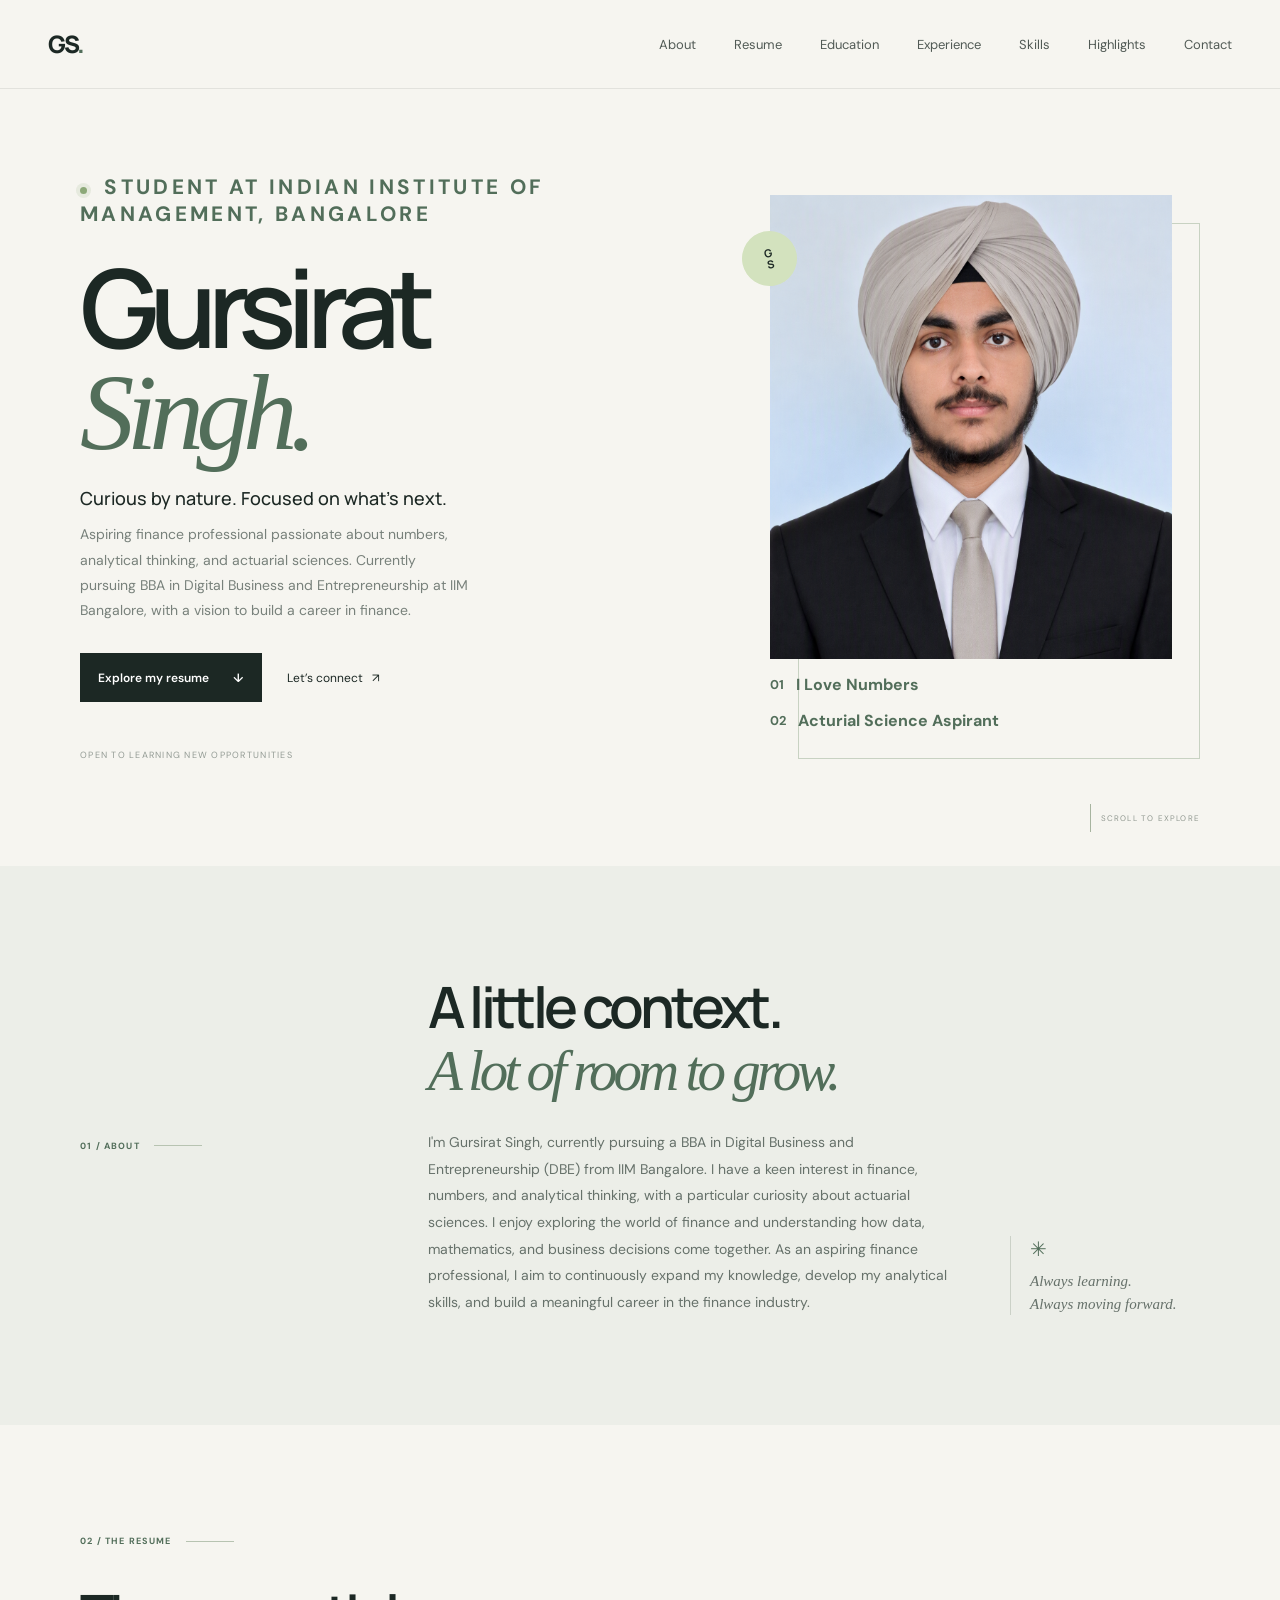
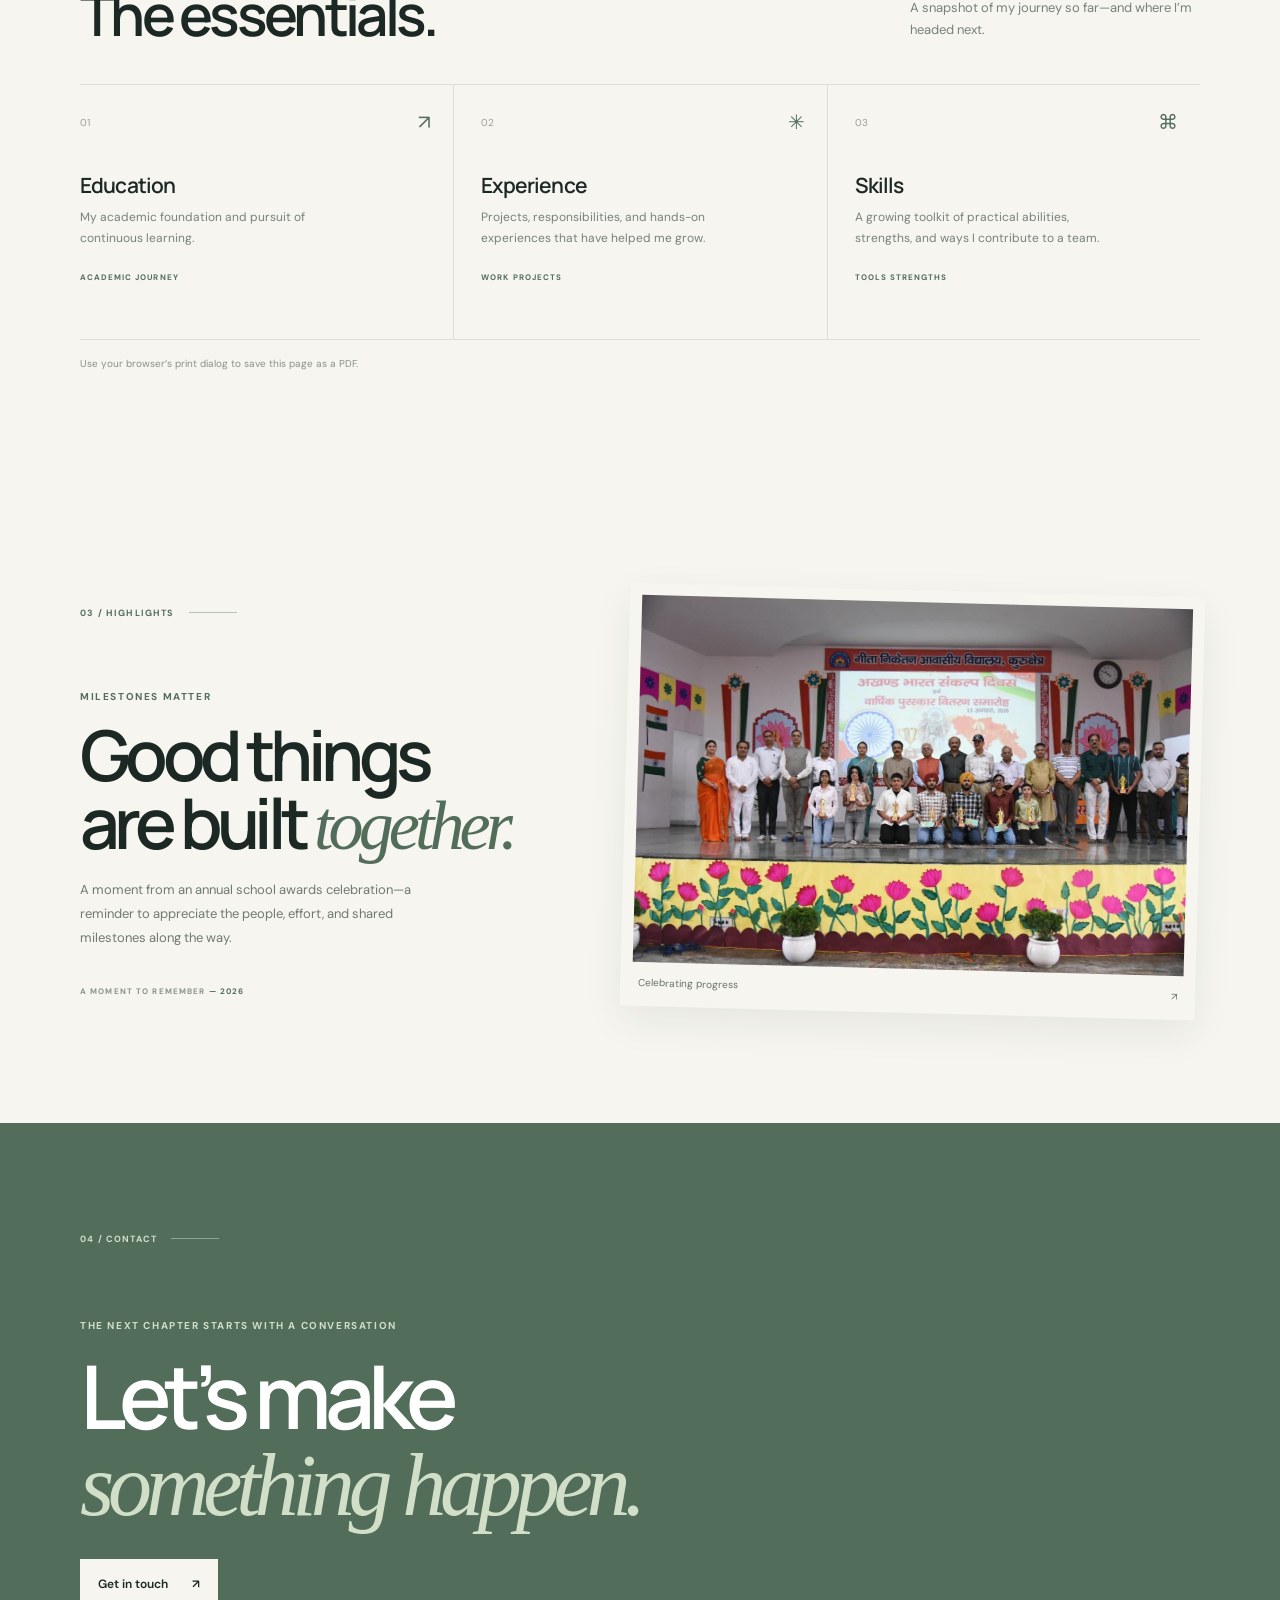
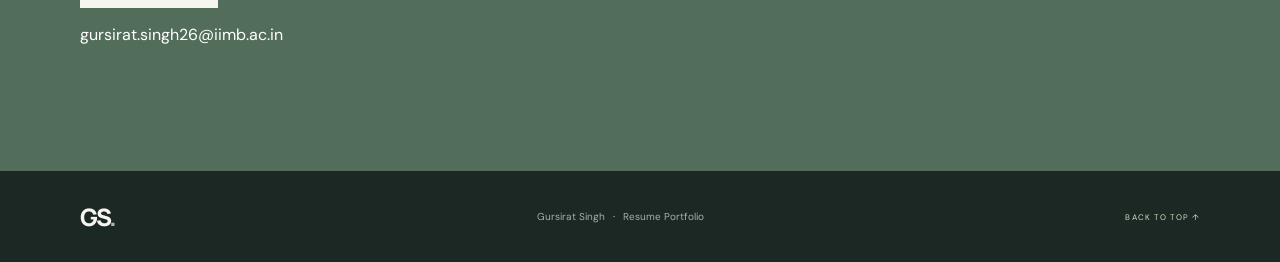
<file: index.html>
<!DOCTYPE html>
<html lang="en">
<head>
    <meta charset="UTF-8">
    <meta name="viewport" content="width=device-width, initial-scale=1.0">
    <meta name="description" content="The resume and personal portfolio of Gursirat Singh.">
    <meta name="theme-color" content="#f6f5f0">
    <title>Gursirat Singh — Resume; Portfolio</title>
    <link rel="preconnect" href="https://fonts.googleapis.com">
    <link rel="preconnect" href="https://fonts.gstatic.com" crossorigin>
    <link href="https://fonts.googleapis.com/css2?family=DM+Sans:wght@400;500;600;700&family=Manrope:wght@400;500;600;700;800&display=swap" rel="stylesheet">
    <link rel="stylesheet" href="style.CSS">
</head>
<body>
    <header class="site-header" id="home">
        <nav class="nav-shell" aria-label="Main navigation">
            <a class="wordmark" href="#home" aria-label="Gursirat Singh, home">GS<span>.</span></a>
            <button class="menu-toggle" type="button" aria-expanded="false" aria-controls="site-menu" aria-label="Open navigation">
                <span></span><span></span>
            </button>
            <div class="nav-links" id="site-menu">
                <a href="#about">About</a>
                <a href="#resume">Resume</a>
                <a href="education.html">Education</a>
                <a href="experience.html">Experience</a>
                <a href="skills.html">Skills</a>
                <a href="#highlights">Highlights</a>
                <a href="#contact">Contact</a>
            </div>
        </nav>
    </header>

    <main>
        <section class="hero page-wrap" aria-labelledby="hero-title">
            <div class="hero-copy">
                <p style="font-size: 1.3rem;" class="eyebrow"><span class="status-dot"></span> STUDENT AT INDIAN INSTITUTE OF MANAGEMENT, BANGALORE</p>
                <h1 id="hero-title">Gursirat<br><span>Singh.</span></h1>
                <p class="hero-intro">Curious by nature. Focused on what’s next.</p>
                <p class="hero-description">Aspiring finance professional passionate about numbers, analytical thinking, and actuarial sciences. Currently pursuing BBA in Digital Business and Entrepreneurship at IIM Bangalore, with a vision to build a career in finance.</p>
                <div class="hero-actions">
                    <a class="button button-dark" href="#resume">Explore my resume <span aria-hidden="true">↓</span></a>
                    <a class="text-link" href="#contact">Let’s connect <span aria-hidden="true">↗</span></a>
                </div>
                <p class="hero-note">OPEN TO LEARNING NEW OPPORTUNITIES</p>
            </div>
            <div class="hero-visual">
                <div class="portrait-frame">
                    <img src="IMAGES/GS%20PHOTO.png" alt="Portrait of Gursirat Singh">
                </div>
                <span class="photo-caption"><span style="font-size: 0.8rem;">01</span> <span style="font-size: 1rem;">I Love Numbers</span></span>
                <span class="photo-caption"><span style="font-size: 0.8rem;">02</span> <span style="font-size: 1rem;">Acturial Science Aspirant</span></span>
                <span class="hero-stamp" aria-hidden="true">G<br>S</span>
            </div>
            <a class="scroll-cue" href="#about"><span></span> SCROLL TO EXPLORE</a>
        </section>

        <section class="about section-pad" id="about" aria-labelledby="about-title">
            <div class="page-wrap about-grid">
                <div class="section-label"><span>01 / ABOUT</span><span class="label-line"></span></div>
                <div class="about-content">
                    <h2 id="about-title">A little context.<br><span>A lot of room to grow.</span></h2>
                    <div class="about-bottom">
                        <p>I'm Gursirat Singh, currently pursuing a BBA in Digital Business and Entrepreneurship (DBE) from IIM Bangalore. I have a keen interest in finance, numbers, and analytical thinking, with a particular curiosity about actuarial sciences. I enjoy exploring the world of finance and understanding how data, mathematics, and business decisions come together. As an aspiring finance professional, I aim to continuously expand my knowledge, develop my analytical skills, and build a meaningful career in the finance industry.
                        </p>
                        <div class="about-aside">
                            <span class="aside-mark" aria-hidden="true">✳</span>
                            <p>Always learning.<br>Always moving forward.</p>
                        </div>
                    </div>
                </div>
            </div>
        </section>

        <section class="resume section-pad" id="resume" aria-labelledby="resume-title">
            <div class="page-wrap">
                <div class="section-label"><span>02 / THE RESUME</span><span class="label-line"></span></div>
                <div class="resume-heading">
                    <h2 id="resume-title">The essentials.</h2>
                    <p>A snapshot of my journey so far—and where I’m headed next.</p>
                </div>
                <div class="resume-grid">
                    <a class="resume-card resume-card-link" href="education.html" aria-label="View my education details">
                        <span class="card-number">01</span>
                        <span class="card-icon" aria-hidden="true">↗</span>
                        <h3>Education</h3>
                        <p>My academic foundation and pursuit of continuous learning.</p>
                        <span class="card-tag">ACADEMIC JOURNEY</span>
                    </a>
                    <a class="resume-card resume-card-link" href="experience.html" aria-label="View my experience details">
                        <span class="card-number">02</span>
                        <span class="card-icon" aria-hidden="true">✳</span>
                        <h3>Experience</h3>
                        <p>Projects, responsibilities, and hands-on experiences that have helped me grow.</p>
                        <span class="card-tag">WORK PROJECTS</span>
                    </a>
                    <a class="resume-card resume-card-link" href="skills.html" aria-label="View my skills">
                        <span class="card-number">03</span>
                        <span class="card-icon" aria-hidden="true">⌘</span>
                        <h3>Skills</h3>
                        <p>A growing toolkit of practical abilities, strengths, and ways I contribute to a team.</p>
                        <span class="card-tag">TOOLS STRENGTHS</span>
                    </a>
                </div>
                <p class="resume-hint">Use your browser’s print dialog to save this page as a PDF.</p>
            </div>
        </section>

        <section class="highlights section-pad" id="highlights" aria-labelledby="highlights-title">
            <div class="page-wrap highlights-grid">
                <div class="highlights-copy">
                    <div class="section-label"><span>03 / HIGHLIGHTS</span><span class="label-line"></span></div>
                    <p class="eyebrow">MILESTONES MATTER</p>
                    <h2 id="highlights-title">Good things<br>are built <span>together.</span></h2>
                    <p class="highlights-description">A moment from an annual school awards celebration—a reminder to appreciate the people, effort, and shared milestones along the way.</p>
                    <span class="highlight-index">A MOMENT TO REMEMBER <span>— 2026</span></span>
                </div>
                <figure class="award-photo">
                    <img src="IMAGES/AWARD%20PHOTO.jpeg" alt="Students and staff gathered at a school awards celebration">
                    <figcaption><span>Celebrating progress</span><span>↗</span></figcaption>
                </figure>
            </div>
        </section>

        <section class="contact section-pad" id="contact" aria-labelledby="contact-title">
            <div class="page-wrap contact-inner">
                <div class="section-label"><span>04 / CONTACT</span><span class="label-line"></span></div>
                <p class="eyebrow">THE NEXT CHAPTER STARTS WITH A CONVERSATION</p>
                <h2 id="contact-title">Let’s make<br><span>something happen.</span></h2>
                <a class="button button-light" href="https://www.linkedin.com/in/gursirat-singh-6a701942a" target="_blank" rel="noopener noreferrer">Get in touch <span aria-hidden="true">↗</span></a>
            <p>  gursirat.singh26@iimb.ac.in</p>
            </div>
        </section>
    </main>

    <footer class="site-footer">
        <div class="page-wrap footer-inner">
            <a class="wordmark" href="#home">GS<span>.</span></a>
            <p>Gursirat Singh <span>·</span> Resume Portfolio</p>
            <a class="back-top" href="#home">BACK TO TOP ↑</a>
        </div>
    </footer>
    <script>
        const menuToggle = document.querySelector(".menu-toggle");
        const navLinks = document.querySelector(".nav-links");

        menuToggle.addEventListener("click", () => {
            const isOpen = menuToggle.getAttribute("aria-expanded") === "true";
            menuToggle.setAttribute("aria-expanded", String(!isOpen));
            menuToggle.setAttribute("aria-label", isOpen ? "Open navigation" : "Close navigation");
            navLinks.classList.toggle("is-open", !isOpen);
        });

        navLinks.addEventListener("click", (event) => {
            if (event.target.closest("a")) {
                menuToggle.setAttribute("aria-expanded", "false");
                menuToggle.setAttribute("aria-label", "Open navigation");
                navLinks.classList.remove("is-open");
            }
        });
    </script>
</body>
</html>
</file>
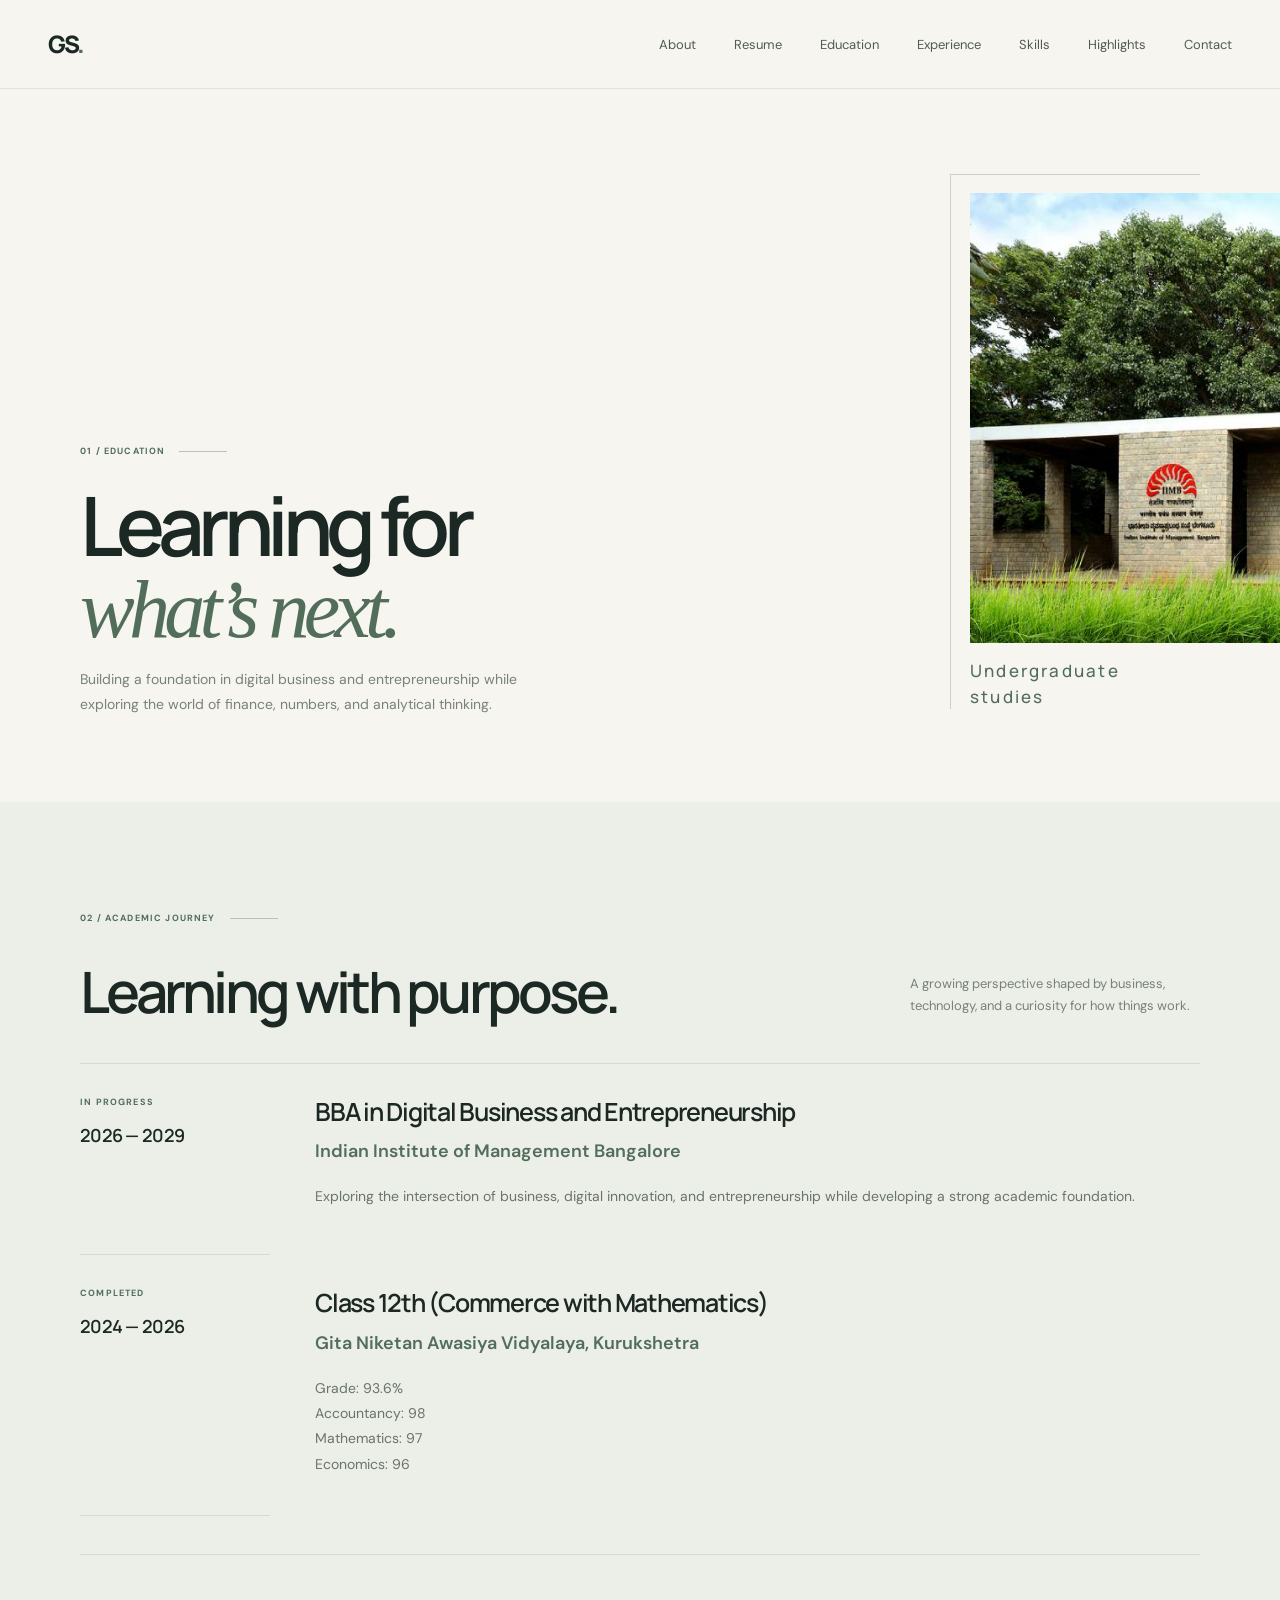
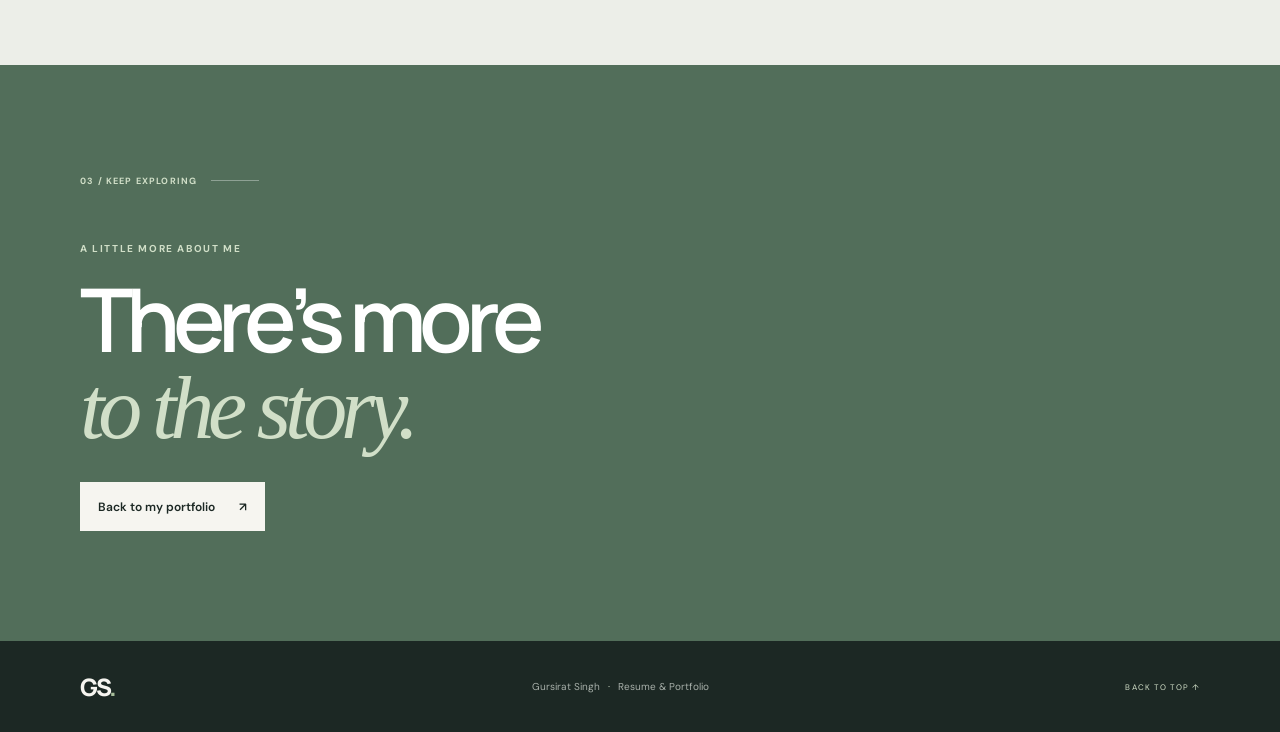
<file: education.html>
<!DOCTYPE html>
<html lang="en">
<head>
    <meta charset="UTF-8">
    <meta name="viewport" content="width=device-width, initial-scale=1.0">
    <meta name="description" content="Gursirat Singh's education, academic program, and areas of interest.">
    <meta name="theme-color" content="#f6f5f0">
    <title>Education — Gursirat Singh</title>
    <link rel="preconnect" href="https://fonts.googleapis.com">
    <link rel="preconnect" href="https://fonts.gstatic.com" crossorigin>
    <link href="https://fonts.googleapis.com/css2?family=DM+Sans:wght@400;500;600;700&family=Manrope:wght@400;500;600;700;800&display=swap" rel="stylesheet">
    <link rel="stylesheet" href="style.CSS">
</head>
<body>
    <header class="site-header" id="home">
        <nav class="nav-shell" aria-label="Main navigation">
            <a class="wordmark" href="index.html" aria-label="Gursirat Singh, home">GS<span>.</span></a>
            <button class="menu-toggle" type="button" aria-expanded="false" aria-controls="site-menu" aria-label="Open navigation">
                <span></span><span></span>
            </button>
            <div class="nav-links" id="site-menu">
                <a href="index.html#about">About</a>
                <a href="index.html#resume">Resume</a>
                <a href="#education">Education</a>
                <a href="experience.html">Experience</a>
                <a href="skills.html">Skills</a>
                <a href="index.html#highlights">Highlights</a>
                <a href="index.html#contact">Contact</a>
            </div>
        </nav>
    </header>

    <main>
        <section class="education-hero page-wrap" aria-labelledby="education-title">
            <div class="education-hero-copy">
                <div class="section-label"><span>01 / EDUCATION</span><span class="label-line"></span></div>
                <h1 id="education-title">Learning for<br><span>what’s next.</span></h1>
                <p>Building a foundation in digital business and entrepreneurship while exploring the world of finance, numbers, and analytical thinking.</p>
            </div>
            <aside class="education-side-note">
                <span><img src="./IMAGES/IIMB-Main-Gate1.jpg" alt="Current Chapter" style="width: 420px; height: 450px;"></span>
                <strong class="section-label">Undergraduate<br>studies</strong>
            </aside>
        </section>

        <section class="education-details section-pad" id="education" aria-labelledby="education-details-title">
            <div class="page-wrap">
                <div class="section-label"><span>02 / ACADEMIC JOURNEY</span><span class="label-line"></span></div>
                <div class="education-details-heading">
                    <h2 id="education-details-title">Learning with purpose.</h2>
                    <p>A growing perspective shaped by business, technology, and a curiosity for how things work.</p>
                </div>

                <article class="education-entry">
                    <div class="education-entry-date">
                        <span>IN PROGRESS</span>
                        <strong>2026 — 2029</strong>
                    </div>
                    <div class="education-entry-content">
                        <h3>BBA in Digital Business and Entrepreneurship</h3>
                        <p class="education-institution" style="font-size: 18px;">Indian Institute of Management Bangalore</p>
                        <p class="education description">Exploring the intersection of business, digital innovation, and entrepreneurship while developing a strong academic foundation.</p>
                    </div>
                    <article class="education-entry">
                    <div class="education-entry-date">
                        <span>COMPLETED</span>
                        <strong>2024 — 2026</strong>
                    </div>
                    <div class="education-entry-content">
                        <h3 style="white-space: nowrap;">Class 12th (Commerce with Mathematics)</h3>
                        <p class="education-institution"style="font-size: 18px;">Gita Niketan Awasiya Vidyalaya, Kurukshetra</p>
                    <p>Grade: 93.6%
                        <br>
                           Accountancy: 98 
                           <br>
                            Mathematics: 97
                            <br> 
                            Economics: 96 
                            <br>
                    </p>
                    </div>
                </article>
            </div>
        </section>

        <section class="contact section-pad education-next">
            <div class="page-wrap contact-inner">
                <div class="section-label"><span>03 / KEEP EXPLORING</span><span class="label-line"></span></div>
                <p class="eyebrow">A LITTLE MORE ABOUT ME</p>
                <h2>There’s more<br><span>to the story.</span></h2>
                <a class="button button-light" href="index.html#resume">Back to my portfolio <span aria-hidden="true">↗</span></a>
            </div>
        </section>
    </main>

    <footer class="site-footer">
        <div class="page-wrap footer-inner">
            <a class="wordmark" href="index.html">GS<span>.</span></a>
            <p>Gursirat Singh <span>·</span> Resume &amp; Portfolio</p>
            <a class="back-top" href="#home">BACK TO TOP ↑</a>
        </div>
    </footer>

    <script>
        const menuToggle = document.querySelector(".menu-toggle");
        const navLinks = document.querySelector(".nav-links");

        menuToggle.addEventListener("click", () => {
            const isOpen = menuToggle.getAttribute("aria-expanded") === "true";
            menuToggle.setAttribute("aria-expanded", String(!isOpen));
            menuToggle.setAttribute("aria-label", isOpen ? "Open navigation" : "Close navigation");
            navLinks.classList.toggle("is-open", !isOpen);
        });

        navLinks.addEventListener("click", (event) => {
            if (event.target.closest("a")) {
                menuToggle.setAttribute("aria-expanded", "false");
                menuToggle.setAttribute("aria-label", "Open navigation");
                navLinks.classList.remove("is-open");
            }
        });
    </script>
</body>
</html>
</file>
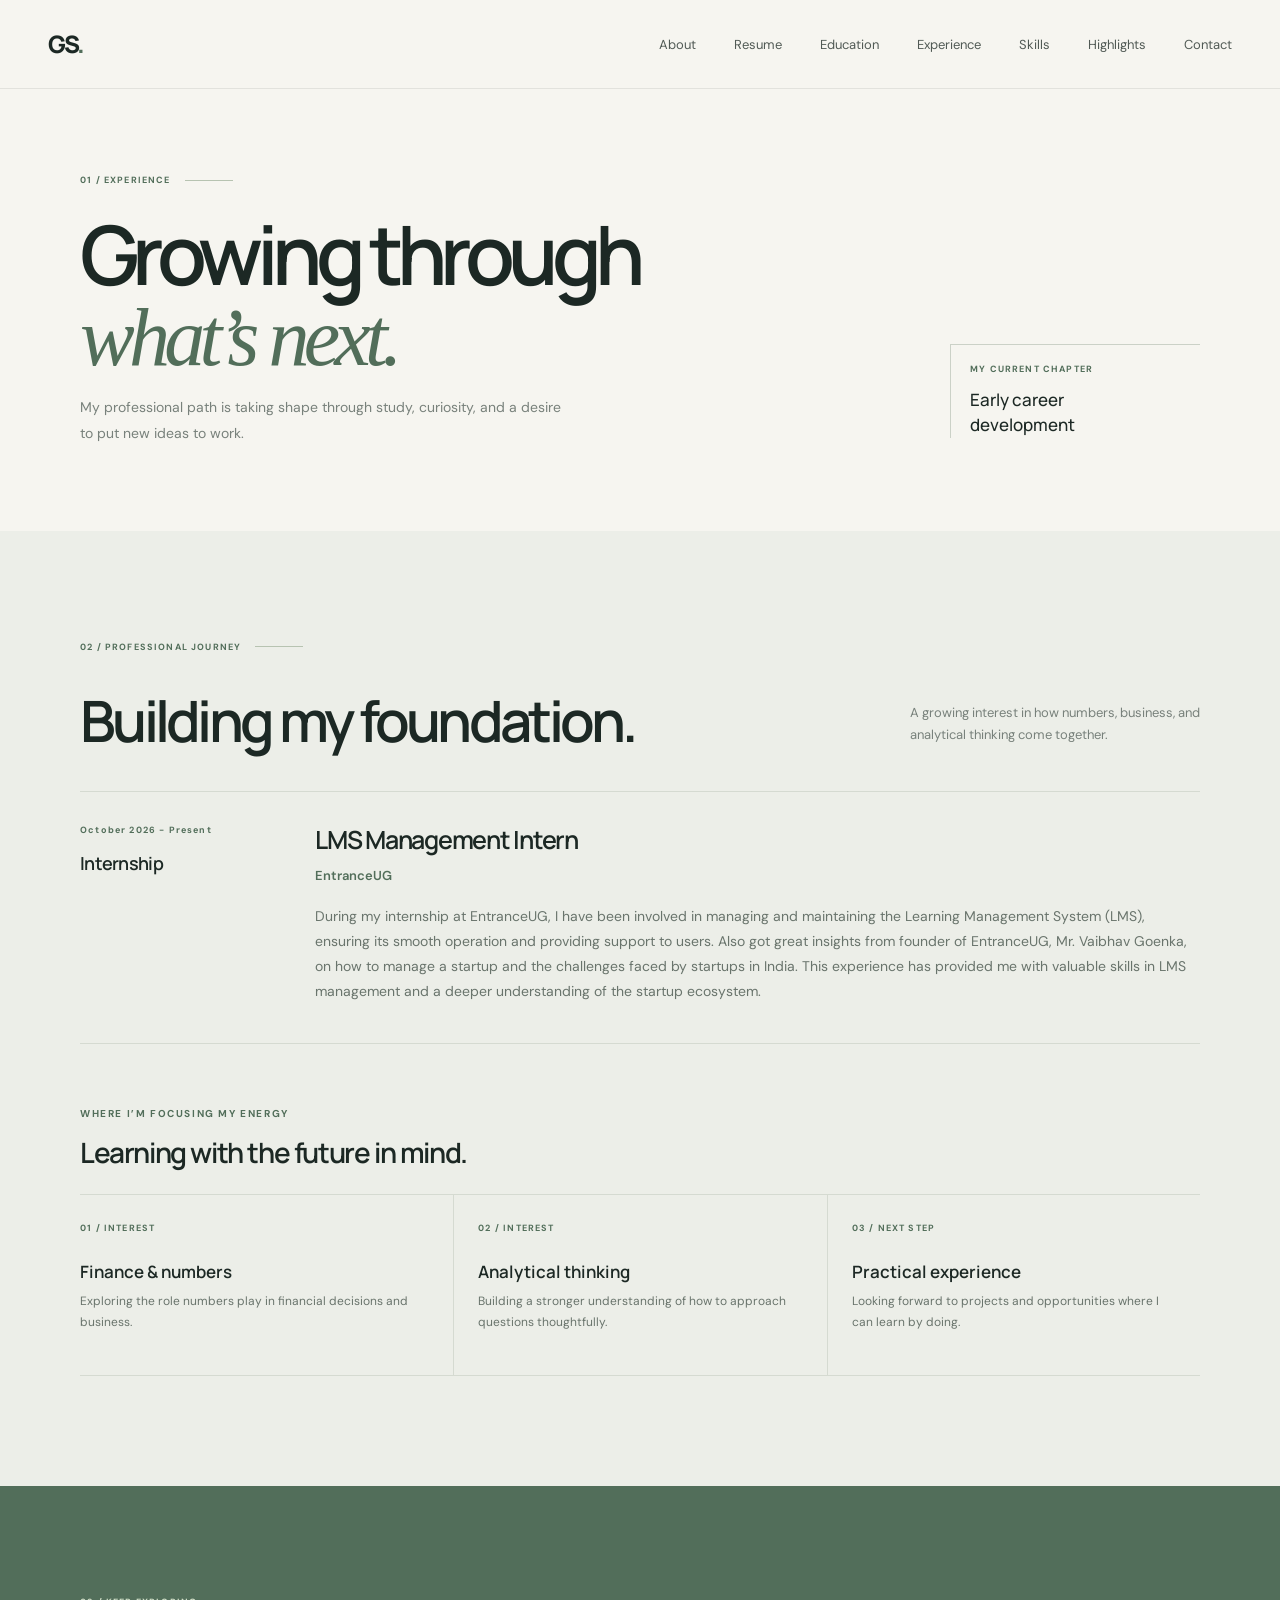
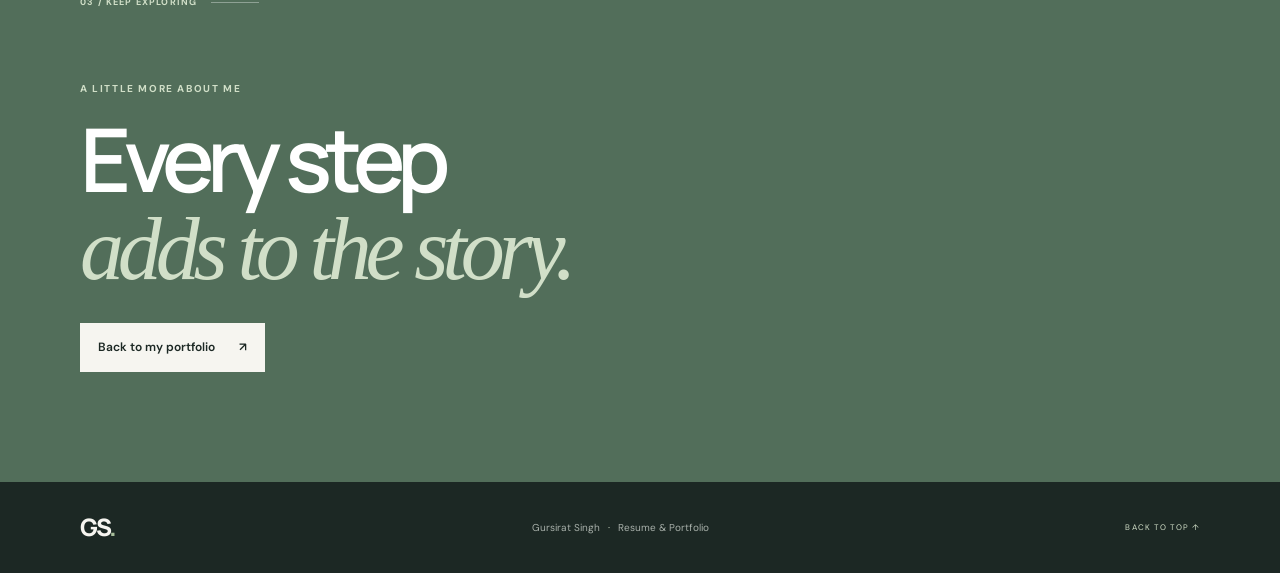
<file: experience.html>
<!DOCTYPE html>
<html lang="en">
<head>
    <meta charset="UTF-8">
    <meta name="viewport" content="width=device-width, initial-scale=1.0">
    <meta name="description" content="Gursirat Singh's professional interests and experience in development.">
    <meta name="theme-color" content="#f6f5f0">
    <title>Experience — Gursirat Singh</title>
    <link rel="preconnect" href="https://fonts.googleapis.com">
    <link rel="preconnect" href="https://fonts.gstatic.com" crossorigin>
    <link href="https://fonts.googleapis.com/css2?family=DM+Sans:wght@400;500;600;700&family=Manrope:wght@400;500;600;700;800&display=swap" rel="stylesheet">
    <link rel="stylesheet" href="style.CSS">
</head>
<body>
    <header class="site-header" id="home">
        <nav class="nav-shell" aria-label="Main navigation">
            <a class="wordmark" href="index.html" aria-label="Gursirat Singh, home">GS<span>.</span></a>
            <button class="menu-toggle" type="button" aria-expanded="false" aria-controls="site-menu" aria-label="Open navigation">
                <span></span><span></span>
            </button>
            <div class="nav-links" id="site-menu">
                <a href="index.html#about">About</a>
                <a href="index.html#resume">Resume</a>
                <a href="education.html">Education</a>
                <a href="#experience">Experience</a>
                <a href="skills.html">Skills</a>
                <a href="index.html#highlights">Highlights</a>
                <a href="index.html#contact">Contact</a>
            </div>
        </nav>
    </header>

    <main>
        <section class="experience-hero page-wrap" aria-labelledby="experience-title">
            <div class="experience-hero-copy">
                <div class="section-label"><span>01 / EXPERIENCE</span><span class="label-line"></span></div>
                <h1 id="experience-title">Growing through<br><span>what’s next.</span></h1>
                <p>My professional path is taking shape through study, curiosity, and a desire to put new ideas to work.</p>
            </div>
            <aside class="experience-side-note">
                <span>MY CURRENT CHAPTER</span>
                <strong>Early career<br>development</strong>
            </aside>
        </section>

        <section class="experience-details section-pad" id="experience" aria-labelledby="experience-details-title">
            <div class="page-wrap">
                <div class="section-label"><span>02 / PROFESSIONAL JOURNEY</span><span class="label-line"></span></div>
                <div class="experience-details-heading">
                    <h2 id="experience-details-title">Building my foundation.</h2>
                    <p>A growing interest in how numbers, business, and analytical thinking come together.</p>
                </div>

                <article class="experience-entry">
                    <div class="experience-entry-date">
                        <span>October 2026 - Present</span>
                        <strong>Internship</strong>
                    </div>
                    <div class="experience-entry-content">
                        <h3>LMS Management Intern</h3>
                        <p class="experience-context">EntranceUG</p>
                        <p>During my internship at EntranceUG, I have been involved in managing and maintaining the Learning Management System (LMS), ensuring its smooth operation and providing support to users.
                            Also got great insights from founder of EntranceUG, Mr. Vaibhav Goenka, on how to manage a startup and the challenges faced by startups in India. This experience has provided me with valuable skills in LMS management and a deeper understanding of the startup ecosystem.</p>
                        </p>
                    </div>
                </article>

                <div class="experience-focus">
                    <p class="eyebrow">WHERE I’M FOCUSING MY ENERGY</p>
                    <h3>Learning with the future in mind.</h3>
                    <div class="experience-focus-grid">
                        <article class="experience-focus-card">
                            <span>01 / INTEREST</span>
                            <h4>Finance &amp; numbers</h4>
                            <p>Exploring the role numbers play in financial decisions and business.</p>
                        </article>
                        <article class="experience-focus-card">
                            <span>02 / INTEREST</span>
                            <h4>Analytical thinking</h4>
                            <p>Building a stronger understanding of how to approach questions thoughtfully.</p>
                        </article>
                        <article class="experience-focus-card">
                            <span>03 / NEXT STEP</span>
                            <h4>Practical experience</h4>
                            <p>Looking forward to projects and opportunities where I can learn by doing.</p>
                        </article>
                    </div>
                </div>
            </div>
        </section>

        <section class="contact section-pad experience-next">
            <div class="page-wrap contact-inner">
                <div class="section-label"><span>03 / KEEP EXPLORING</span><span class="label-line"></span></div>
                <p class="eyebrow">A LITTLE MORE ABOUT ME</p>
                <h2>Every step<br><span>adds to the story.</span></h2>
                <a class="button button-light" href="index.html#resume">Back to my portfolio <span aria-hidden="true">↗</span></a>
            </div>
        </section>
    </main>

    <footer class="site-footer">
        <div class="page-wrap footer-inner">
            <a class="wordmark" href="index.html">GS<span>.</span></a>
            <p>Gursirat Singh <span>·</span> Resume &amp; Portfolio</p>
            <a class="back-top" href="#home">BACK TO TOP ↑</a>
        </div>
    </footer>

    <script>
        const menuToggle = document.querySelector(".menu-toggle");
        const navLinks = document.querySelector(".nav-links");

        menuToggle.addEventListener("click", () => {
            const isOpen = menuToggle.getAttribute("aria-expanded") === "true";
            menuToggle.setAttribute("aria-expanded", String(!isOpen));
            menuToggle.setAttribute("aria-label", isOpen ? "Open navigation" : "Close navigation");
            navLinks.classList.toggle("is-open", !isOpen);
        });

        navLinks.addEventListener("click", (event) => {
            if (event.target.closest("a")) {
                menuToggle.setAttribute("aria-expanded", "false");
                menuToggle.setAttribute("aria-label", "Open navigation");
                navLinks.classList.remove("is-open");
            }
        });
    </script>
</body>
</html>
</file>
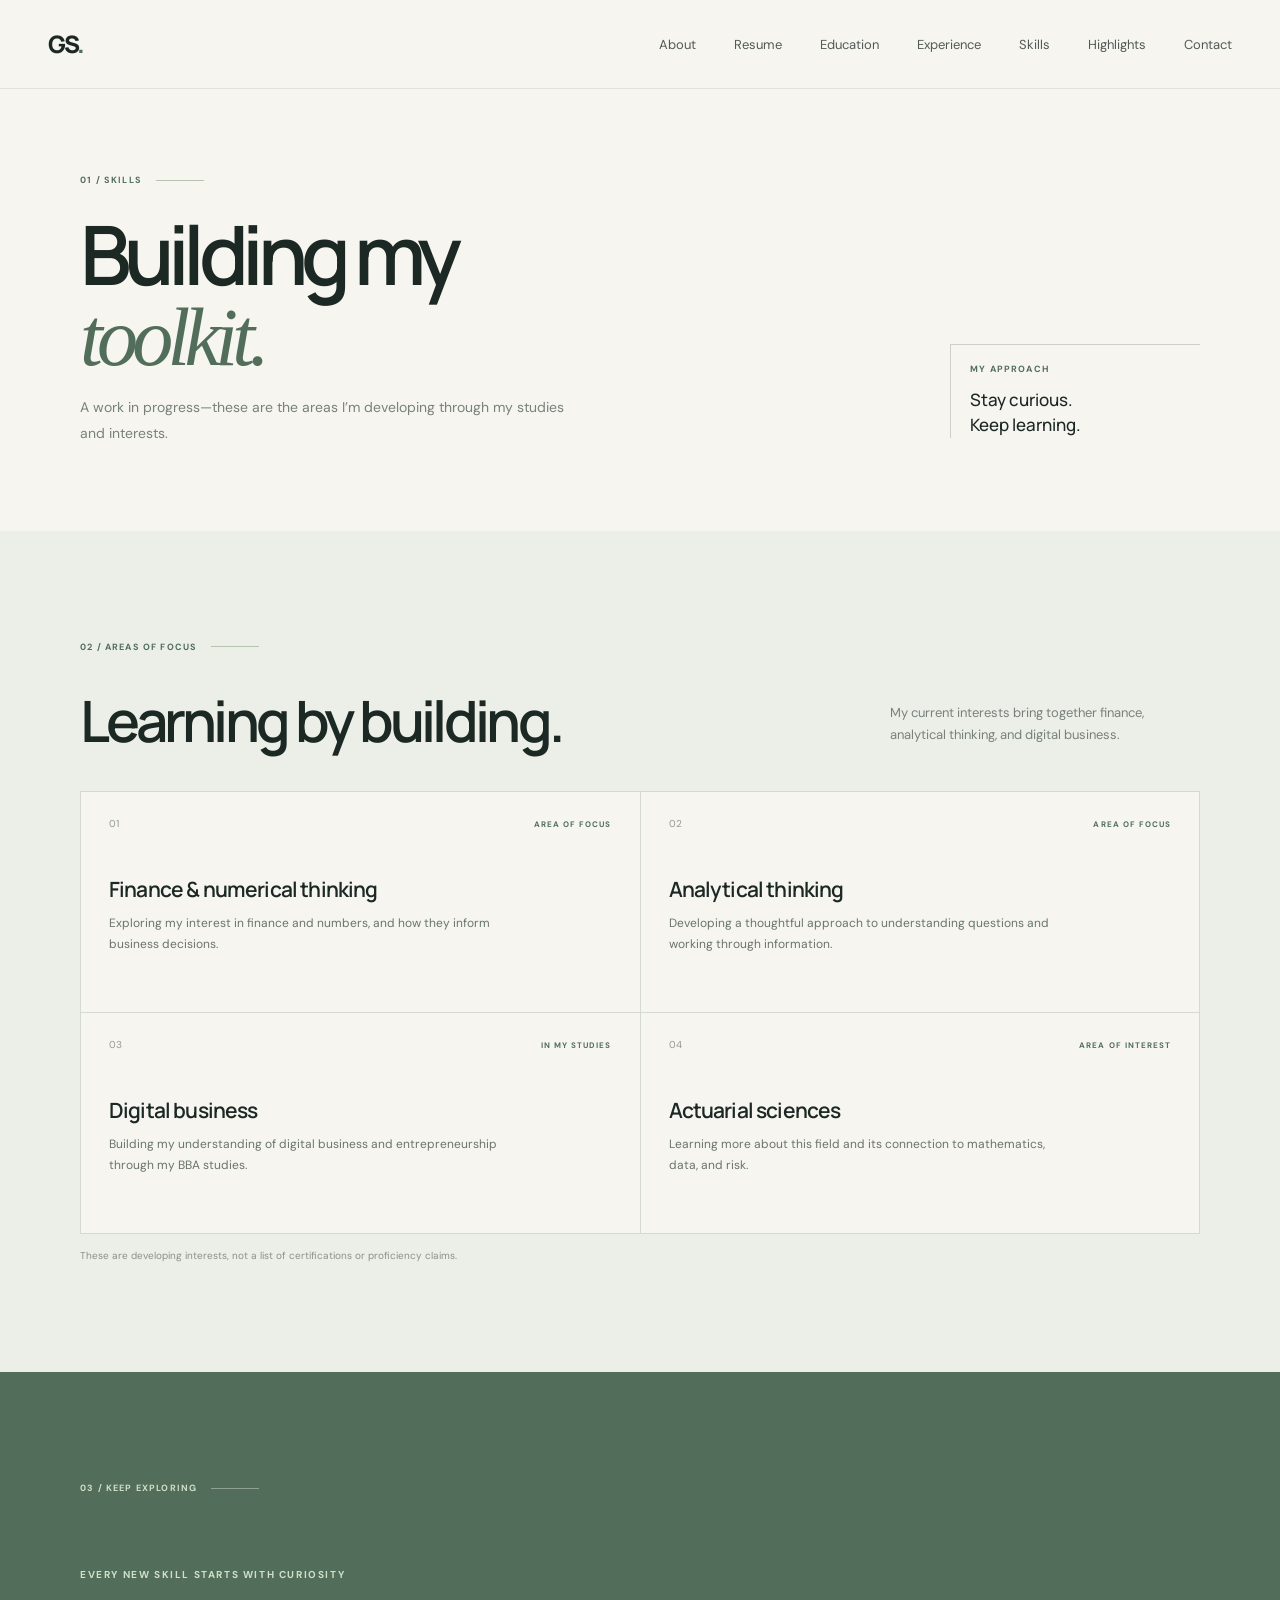
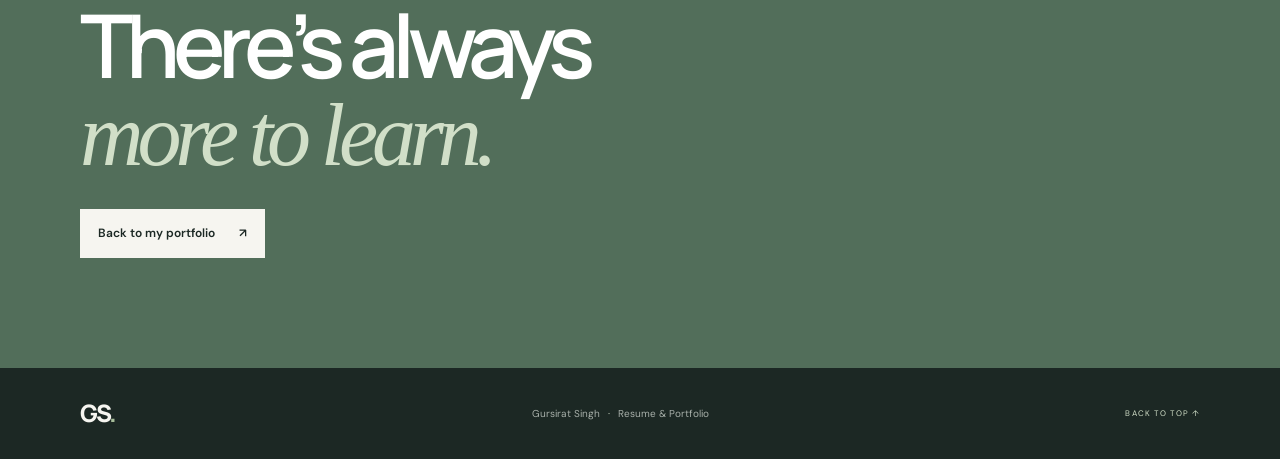
<file: skills.html>
<!DOCTYPE html>
<html lang="en">
<head>
    <meta charset="UTF-8">
    <meta name="viewport" content="width=device-width, initial-scale=1.0">
    <meta name="description" content="Gursirat Singh's developing skills and areas of interest.">
    <meta name="theme-color" content="#f6f5f0">
    <title>Skills — Gursirat Singh</title>
    <link rel="preconnect" href="https://fonts.googleapis.com">
    <link rel="preconnect" href="https://fonts.gstatic.com" crossorigin>
    <link href="https://fonts.googleapis.com/css2?family=DM+Sans:wght@400;500;600;700&family=Manrope:wght@400;500;600;700;800&display=swap" rel="stylesheet">
    <link rel="stylesheet" href="style.CSS">
</head>
<body>
    <header class="site-header" id="home">
        <nav class="nav-shell" aria-label="Main navigation">
            <a class="wordmark" href="index.html" aria-label="Gursirat Singh, home">GS<span>.</span></a>
            <button class="menu-toggle" type="button" aria-expanded="false" aria-controls="site-menu" aria-label="Open navigation">
                <span></span><span></span>
            </button>
            <div class="nav-links" id="site-menu">
                <a href="index.html#about">About</a>
                <a href="index.html#resume">Resume</a>
                <a href="education.html">Education</a>
                <a href="experience.html">Experience</a>
                <a href="#skills">Skills</a>
                <a href="index.html#highlights">Highlights</a>
                <a href="index.html#contact">Contact</a>
            </div>
        </nav>
    </header>

    <main>
        <section class="skills-hero page-wrap" aria-labelledby="skills-title">
            <div class="skills-hero-copy">
                <div class="section-label"><span>01 / SKILLS</span><span class="label-line"></span></div>
                <h1 id="skills-title">Building my<br><span>toolkit.</span></h1>
                <p>A work in progress—these are the areas I’m developing through my studies and interests.</p>
            </div>
            <aside class="skills-side-note">
                <span>MY APPROACH</span>
                <strong>Stay curious.<br>Keep learning.</strong>
            </aside>
        </section>

        <section class="skills-details section-pad" id="skills" aria-labelledby="skills-details-title">
            <div class="page-wrap">
                <div class="section-label"><span>02 / AREAS OF FOCUS</span><span class="label-line"></span></div>
                <div class="skills-details-heading">
                    <h2 id="skills-details-title">Learning by building.</h2>
                    <p>My current interests bring together finance, analytical thinking, and digital business.</p>
                </div>

                <div class="skills-grid">
                    <article class="skill-card">
                        <div class="skill-card-top">
                            <span>01</span>
                            <span>AREA OF FOCUS</span>
                        </div>
                        <h3>Finance &amp; numerical thinking</h3>
                        <p>Exploring my interest in finance and numbers, and how they inform business decisions.</p>
                    </article>
                    <article class="skill-card">
                        <div class="skill-card-top">
                            <span>02</span>
                            <span>AREA OF FOCUS</span>
                        </div>
                        <h3>Analytical thinking</h3>
                        <p>Developing a thoughtful approach to understanding questions and working through information.</p>
                    </article>
                    <article class="skill-card">
                        <div class="skill-card-top">
                            <span>03</span>
                            <span>IN MY STUDIES</span>
                        </div>
                        <h3>Digital business</h3>
                        <p>Building my understanding of digital business and entrepreneurship through my BBA studies.</p>
                    </article>
                    <article class="skill-card">
                        <div class="skill-card-top">
                            <span>04</span>
                            <span>AREA OF INTEREST</span>
                        </div>
                        <h3>Actuarial sciences</h3>
                        <p>Learning more about this field and its connection to mathematics, data, and risk.</p>
                    </article>
                </div>
                <p class="skills-note">These are developing interests, not a list of certifications or proficiency claims.</p>
            </div>
        </section>

        <section class="contact section-pad skills-next">
            <div class="page-wrap contact-inner">
                <div class="section-label"><span>03 / KEEP EXPLORING</span><span class="label-line"></span></div>
                <p class="eyebrow">EVERY NEW SKILL STARTS WITH CURIOSITY</p>
                <h2>There’s always<br><span>more to learn.</span></h2>
                <a class="button button-light" href="index.html#resume">Back to my portfolio <span aria-hidden="true">↗</span></a>
            </div>
        </section>
    </main>

    <footer class="site-footer">
        <div class="page-wrap footer-inner">
            <a class="wordmark" href="index.html">GS<span>.</span></a>
            <p>Gursirat Singh <span>·</span> Resume &amp; Portfolio</p>
            <a class="back-top" href="#home">BACK TO TOP ↑</a>
        </div>
    </footer>

    <script>
        const menuToggle = document.querySelector(".menu-toggle");
        const navLinks = document.querySelector(".nav-links");

        menuToggle.addEventListener("click", () => {
            const isOpen = menuToggle.getAttribute("aria-expanded") === "true";
            menuToggle.setAttribute("aria-expanded", String(!isOpen));
            menuToggle.setAttribute("aria-label", isOpen ? "Open navigation" : "Close navigation");
            navLinks.classList.toggle("is-open", !isOpen);
        });

        navLinks.addEventListener("click", (event) => {
            if (event.target.closest("a")) {
                menuToggle.setAttribute("aria-expanded", "false");
                menuToggle.setAttribute("aria-label", "Open navigation");
                navLinks.classList.remove("is-open");
            }
        });
    </script>
</body>
</html>
</file>
<file: style.CSS>
:root {
    --paper: #f6f5f0;
    --ink: #1c2824;
    --muted: #78817b;
    --green: #526e5a;
    --lime: #d3e2be;
    --line: #dedfd7;
    --serif: Georgia, "Times New Roman", serif;
    --sans: "DM Sans", Arial, sans-serif;
    --display: "Manrope", "DM Sans", Arial, sans-serif;
}

* {
    box-sizing: border-box;
}

html {
    scroll-behavior: smooth;
    scroll-padding-top: 88px;
}

body {
    margin: 0;
    background: var(--paper);
    color: var(--ink);
    font-family: var(--sans);
    -webkit-font-smoothing: antialiased;
}

a {
    color: inherit;
    text-decoration: none;
}

button {
    font: inherit;
}

.page-wrap {
    width: min(1120px, calc(100% - 96px));
    margin: 0 auto;
}

.site-header {
    position: relative;
    z-index: 5;
    border-bottom: 1px solid rgba(28, 40, 36, .09);
}

.nav-shell {
    width: min(1280px, calc(100% - 96px));
    height: 88px;
    margin: 0 auto;
    display: flex;
    align-items: center;
    justify-content: space-between;
}

.wordmark {
    font: 800 24px/1 var(--display);
    letter-spacing: -.09em;
}

.wordmark span {
    color: var(--green);
}

.nav-links {
    display: flex;
    align-items: center;
    gap: 38px;
    color: #515a55;
    font-size: 13px;
}

.nav-links > a {
    transition: color .2s ease;
}

.nav-links > a:hover,
.text-link:hover,
.back-top:hover {
    color: var(--green);
}

.nav-cta {
    display: inline-flex;
    align-items: center;
    gap: 15px;
    padding: 12px 16px;
    border: 1px solid #c9ccc4;
    border-radius: 2px;
    background: transparent;
    color: var(--ink);
    font-size: 12px;
    cursor: pointer;
    transition: background .2s ease, color .2s ease;
}

.nav-cta:hover {
    background: var(--ink);
    color: white;
}

.menu-toggle {
    display: none;
}

.hero {
    min-height: 695px;
    padding-top: 84px;
    padding-bottom: 85px;
    position: relative;
    display: grid;
    grid-template-columns: 1.08fr .92fr;
    align-items: center;
}

.hero-copy {
    position: relative;
    z-index: 2;
    padding-bottom: 20px;
}

.eyebrow {
    margin: 0;
    color: var(--green);
    font-size: 10px;
    font-weight: 700;
    letter-spacing: .16em;
}

.status-dot {
    display: inline-block;
    width: 7px;
    height: 7px;
    margin-right: 9px;
    border-radius: 50%;
    background: #8ca878;
    box-shadow: 0 0 0 4px rgba(140, 168, 120, .15);
}

.hero h1 {
    margin: 29px 0 22px;
    font: 600 clamp(68px, 8.5vw, 112px)/.93 var(--display);
    letter-spacing: -.085em;
}

.hero h1 span,
.about h2 span,
.contact h2 span {
    color: var(--green);
    font-family: var(--serif);
    font-weight: 400;
    font-style: italic;
    letter-spacing: -.07em;
}

.hero-intro {
    margin: 0 0 10px;
    font: 500 18px/1.5 var(--display);
}

.hero-description {
    max-width: 390px;
    margin: 0;
    color: var(--muted);
    font-size: 14px;
    line-height: 1.8;
}

.hero-actions {
    display: flex;
    align-items: center;
    gap: 25px;
    margin-top: 30px;
}

.button {
    display: inline-flex;
    min-height: 49px;
    align-items: center;
    justify-content: center;
    gap: 24px;
    padding: 0 18px;
    font-size: 12px;
    font-weight: 600;
    transition: transform .2s ease, background .2s ease;
}

.button:hover {
    transform: translateY(-2px);
}

.button-dark {
    background: var(--ink);
    color: white;
}

.button-dark:hover {
    background: var(--green);
}

.text-link {
    font-size: 12px;
    transition: color .2s ease;
}

.text-link span {
    margin-left: 6px;
}

.hero-note {
    margin: 47px 0 0;
    color: #939b94;
    font-size: 9px;
    letter-spacing: .14em;
}

.hero-visual {
    position: relative;
    justify-self: end;
    width: min(100%, 430px);
    padding: 0 28px 28px 0;
}

.hero-visual::before {
    position: absolute;
    z-index: -1;
    top: 28px;
    right: 0;
    bottom: 0;
    left: 28px;
    border: 1px solid #c8d2c2;
    content: "";
}

.portrait-frame {
    height: 464px;
    overflow: hidden;
    background: #e6e9e3;
}

.portrait-frame img {
    width: 100%;
    height: 100%;
    display: block;
    object-fit: cover;
    object-position: center 26%;
}

.photo-caption {
    display: flex;
    gap: 12px;
    align-items: center;
    margin-top: 15px;
    color: #777f78;
    font-size: 10px;
}

.photo-caption span {
    color: var(--green);
    font-size: 9px;
    font-weight: 700;
}

.hero-stamp {
    position: absolute;
    top: 36px;
    left: -28px;
    width: 55px;
    height: 55px;
    display: grid;
    place-content: center;
    border-radius: 50%;
    background: var(--lime);
    color: var(--ink);
    font: 700 11px/1.05 var(--display);
    text-align: center;
    transform: rotate(-12deg);
}

.scroll-cue {
    position: absolute;
    right: 0;
    bottom: 34px;
    display: flex;
    align-items: center;
    gap: 10px;
    color: #929991;
    font-size: 8px;
    letter-spacing: .15em;
}

.scroll-cue span {
    width: 1px;
    height: 28px;
    background: #a7b49f;
}

.section-pad {
    padding: 110px 0;
}

.about {
    background: #eceee8;
}

.about-grid {
    display: grid;
    grid-template-columns: .55fr 1.45fr;
    gap: 55px;
}

.section-label {
    display: flex;
    align-items: center;
    gap: 14px;
    color: var(--green);
    font-size: 9px;
    font-weight: 700;
    letter-spacing: .13em;
    white-space: nowrap;
}

.label-line {
    width: 48px;
    height: 1px;
    background: #b7c3b1;
}

.about h2,
.resume-heading h2 {
    margin: 0;
    font: 600 clamp(38px, 5vw, 57px)/1.08 var(--display);
    letter-spacing: -.065em;
}

.about-bottom {
    display: grid;
    grid-template-columns: 1fr 190px;
    align-items: end;
    gap: 45px;
    margin-top: 28px;
}

.about-bottom > p,
.about-aside p {
    margin: 0;
    color: #66716a;
    font-size: 14px;
    line-height: 1.9;
}

.about-aside {
    border-left: 1px solid #cbd1c7;
    padding-left: 19px;
}

.aside-mark {
    display: block;
    margin-bottom: 8px;
    color: var(--green);
    font-size: 20px;
}

.about-aside p {
    font: italic 15px/1.5 var(--serif);
}

.resume {
    background: var(--paper);
}

.resume-heading {
    display: flex;
    align-items: end;
    justify-content: space-between;
    gap: 30px;
    margin: 37px 0 38px;
}

.resume-heading p {
    max-width: 290px;
    margin: 0 0 5px;
    color: var(--muted);
    font-size: 13px;
    line-height: 1.7;
}

.resume-grid {
    display: grid;
    grid-template-columns: repeat(3, 1fr);
    border-top: 1px solid var(--line);
    border-bottom: 1px solid var(--line);
}

.resume-card {
    min-height: 254px;
    padding: 25px 27px 26px 0;
    position: relative;
}

.resume-card + .resume-card {
    padding-left: 27px;
    border-left: 1px solid var(--line);
}

.card-number {
    color: #9aa198;
    font-size: 10px;
}

.card-icon {
    position: absolute;
    top: 24px;
    right: 22px;
    color: var(--green);
    font-size: 20px;
}

.resume-card h3 {
    margin: 42px 0 9px;
    font: 600 21px/1.2 var(--display);
    letter-spacing: -.04em;
}

.resume-card p {
    max-width: 260px;
    margin: 0;
    color: var(--muted);
    font-size: 12px;
    line-height: 1.75;
}

.card-tag {
    display: inline-block;
    margin-top: 23px;
    color: var(--green);
    font-size: 8px;
    font-weight: 700;
    letter-spacing: .13em;
}

.resume-hint {
    margin: 17px 0 0;
    color: #89918a;
    font-size: 10px;
}

}

.highlights {
    background: #e9ece5;
}

.highlights-grid {
    display: grid;
    grid-template-columns: .9fr 1.1fr;
    align-items: center;
    gap: 75px;
}

.highlights-copy .section-label {
    margin-bottom: 71px;
}

.highlights-copy h2,
.contact h2 {
    margin: 17px 0 17px;
    font: 600 clamp(48px, 6vw, 70px)/.98 var(--display);
    letter-spacing: -.08em;
}

.highlights-copy h2 span {
    color: var(--green);
    font: italic 400 1em/1 var(--serif);
    letter-spacing: -.07em;
}

.highlights-description {
    max-width: 355px;
    margin: 0;
    color: #707a72;
    font-size: 13px;
    line-height: 1.85;
}

.highlight-index {
    display: block;
    margin-top: 36px;
    color: #8a938b;
    font-size: 8px;
    font-weight: 700;
    letter-spacing: .14em;
}

.highlight-index span {
    color: var(--green);
}

.award-photo {
    margin: 0;
    padding: 12px;
    background: var(--paper);
    box-shadow: 0 14px 40px rgba(28, 40, 36, .07);
    transform: rotate(1.5deg);
}

.award-photo img {
    width: 100%;
    max-height: 390px;
    display: block;
    object-fit: cover;
}

.award-photo figcaption {
    display: flex;
    justify-content: space-between;
    padding: 14px 6px 5px;
    color: #68736b;
    font-size: 10px;
}

.contact {
    background: var(--green);
    color: white;
}

.contact-inner {
    position: relative;
}

.contact .section-label {
    color: #d1dfc8;
}

.contact .label-line {
    background: rgba(255, 255, 255, .35);
}

.contact .eyebrow {
    margin-top: 74px;
    color: #d1dfc8;
}

.contact h2 {
    margin: 20px 0 30px;
    font-size: clamp(56px, 8vw, 88px);
}

.contact h2 span {
    color: #d1dfc8;
}

.button-light {
    background: var(--paper);
    color: var(--ink);
}

.button-light:hover {
    background: var(--lime);
}

.site-footer {
    background: var(--ink);
    color: #f6f5f0;
}

.footer-inner {
    min-height: 91px;
    display: flex;
    align-items: center;
    justify-content: space-between;
}

.footer-inner .wordmark span {
    color: #a7bd9a;
}

.footer-inner p {
    color: #a8b0aa;
    font-size: 10px;
}

.footer-inner p span {
    padding: 0 5px;
    color: #d1dfc8;
}

.back-top {
    color: #d1dfc8;
    font-size: 8px;
    letter-spacing: .13em;
}

.resume-card-link {
    display: block;
    transition: background .2s ease;
}

.resume-card-link:hover h3,
.resume-card-link:focus-visible h3 {
    color: var(--green);
}

.resume-card-link:focus-visible {
    outline: 2px solid var(--green);
    outline-offset: -2px;
}

.education-hero,
.experience-hero,
.skills-hero {
    min-height: 390px;
    padding-top: 85px;
    padding-bottom: 85px;
    display: grid;
    grid-template-columns: 1fr 250px;
    align-items: end;
    gap: 50px;
}

.education-hero h1,
.experience-hero h1,
.skills-hero h1 {
    margin: 28px 0 16px;
    font: 600 clamp(54px, 7vw, 82px)/.98 var(--display);
    letter-spacing: -.08em;
}

.education-hero h1 span,
.experience-hero h1 span,
.skills-hero h1 span {
    color: var(--green);
    font: italic 400 1em/1 var(--serif);
    letter-spacing: -.07em;
}

.education-hero-copy > p:last-child,
.experience-hero-copy > p:last-child,
.skills-hero-copy > p:last-child {
    max-width: 485px;
    margin: 0;
    color: var(--muted);
    font-size: 14px;
    line-height: 1.8;
}

.education-side-note,
.experience-side-note,
.skills-side-note {
    margin-bottom: 8px;
    padding: 18px 0 0 19px;
    border-top: 1px solid #cbd1c7;
    border-left: 1px solid #cbd1c7;
}

.education-side-note span,
.experience-side-note span,
.skills-side-note span,
.education-entry-date span {
    display: block;
    color: var(--green);
    font-size: 9px;
    font-weight: 700;
    letter-spacing: .13em;
}

.education-side-note strong,
.experience-side-note strong,
.skills-side-note strong {
    display: block;
    margin-top: 12px;
    font: 500 17px/1.5 var(--display);
}

.education-details {
    background: #eceee8;
}

.education-details-heading {
    display: flex;
    align-items: end;
    justify-content: space-between;
    gap: 30px;
    margin: 37px 0 40px;
}

.education-details-heading h2 {
    margin: 0;
    font: 600 clamp(38px, 5vw, 57px)/1.08 var(--display);
    letter-spacing: -.065em;
}

.education-details-heading p {
    max-width: 290px;
    margin: 0 0 5px;
    color: var(--muted);
    font-size: 13px;
    line-height: 1.7;
}

.education-entry {
    display: grid;
    grid-template-columns: 190px 1fr;
    gap: 45px;
    padding: 32px 0 38px;
    border-top: 1px solid #d5dad1;
    border-bottom: 1px solid #d5dad1;
}

.education-entry-date strong {
    display: block;
    margin-top: 15px;
    font: 600 18px/1.4 var(--display);
    letter-spacing: -.04em;
}

.education-entry-content h3 {
    margin: 0 0 8px;
    font: 600 25px/1.25 var(--display);
    letter-spacing: -.05em;
}

.education-entry-content > p {
    margin: 0;
    color: #69746c;
    font-size: 14px;
    line-height: 1.8;
}

.education-entry-content .education-institution {
    margin-bottom: 17px;
    color: var(--green);
    font-size: 13px;
    font-weight: 600;
}

.education-interests {
    margin-top: 63px;
}

.education-interests h3 {
    margin: 16px 0 25px;
    font: 600 28px/1.2 var(--display);
    letter-spacing: -.05em;
}

.interest-list {
    display: flex;
    flex-wrap: wrap;
    gap: 10px;
}

.interest-list span {
    padding: 11px 15px;
    border: 1px solid #cbd1c7;
    color: #56665b;
    font-size: 11px;
}

.education-next .eyebrow {
    margin-top: 55px;
}

.experience-details {
    background: #eceee8;
}

.experience-details-heading {
    display: flex;
    align-items: end;
    justify-content: space-between;
    gap: 30px;
    margin: 37px 0 40px;
}

.experience-details-heading h2 {
    margin: 0;
    font: 600 clamp(38px, 5vw, 57px)/1.08 var(--display);
    letter-spacing: -.065em;
}

.experience-details-heading p {
    max-width: 290px;
    margin: 0 0 5px;
    color: var(--muted);
    font-size: 13px;
    line-height: 1.7;
}

.experience-entry {
    display: grid;
    grid-template-columns: 190px 1fr;
    gap: 45px;
    padding: 32px 0 38px;
    border-top: 1px solid #d5dad1;
    border-bottom: 1px solid #d5dad1;
}

.experience-entry-date span {
    display: block;
    color: var(--green);
    font-size: 9px;
    font-weight: 700;
    letter-spacing: .13em;
}

.experience-entry-date strong {
    display: block;
    margin-top: 15px;
    font: 600 18px/1.4 var(--display);
    letter-spacing: -.04em;
}

.experience-entry-content h3 {
    margin: 0 0 8px;
    font: 600 25px/1.25 var(--display);
    letter-spacing: -.05em;
}

.experience-entry-content > p {
    margin: 0;
    color: #69746c;
    font-size: 14px;
    line-height: 1.8;
}

.experience-entry-content .experience-context {
    margin-bottom: 17px;
    color: var(--green);
    font-size: 13px;
    font-weight: 600;
}

.experience-focus {
    margin-top: 63px;
}

.experience-focus h3 {
    margin: 16px 0 25px;
    font: 600 28px/1.2 var(--display);
    letter-spacing: -.05em;
}

.experience-focus-grid {
    display: grid;
    grid-template-columns: repeat(3, 1fr);
    border-top: 1px solid #d5dad1;
    border-bottom: 1px solid #d5dad1;
}

.experience-focus-card {
    min-height: 180px;
    padding: 20px 24px 24px 0;
}

.experience-focus-card + .experience-focus-card {
    padding-left: 24px;
    border-left: 1px solid #d5dad1;
}

.experience-focus-card span {
    color: var(--green);
    font-size: 9px;
    font-weight: 700;
    letter-spacing: .13em;
}

.experience-focus-card h4 {
    margin: 25px 0 8px;
    font: 600 17px/1.3 var(--display);
}

.experience-focus-card p {
    margin: 0;
    color: #69746c;
    font-size: 12px;
    line-height: 1.75;
}

.skills-details {
    background: #eceee8;
}

.skills-details-heading {
    display: flex;
    align-items: end;
    justify-content: space-between;
    gap: 30px;
    margin: 37px 0 40px;
}

.skills-details-heading h2 {
    margin: 0;
    font: 600 clamp(38px, 5vw, 57px)/1.08 var(--display);
    letter-spacing: -.065em;
}

.skills-details-heading p {
    max-width: 310px;
    margin: 0 0 5px;
    color: var(--muted);
    font-size: 13px;
    line-height: 1.7;
}

.skills-grid {
    display: grid;
    grid-template-columns: repeat(2, 1fr);
    gap: 1px;
    background: #d5dad1;
    border: 1px solid #d5dad1;
}

.skill-card {
    min-height: 220px;
    padding: 25px 28px;
    background: #f6f5f0;
}

.skill-card-top {
    display: flex;
    align-items: center;
    justify-content: space-between;
}

.skill-card-top span:first-child {
    color: #929b93;
    font-size: 10px;
}

.skill-card-top span:last-child {
    color: var(--green);
    font-size: 8px;
    font-weight: 700;
    letter-spacing: .13em;
}

.skill-card h3 {
    margin: 46px 0 9px;
    font: 600 21px/1.3 var(--display);
    letter-spacing: -.04em;
}

.skill-card p {
    max-width: 390px;
    margin: 0;
    color: #69746c;
    font-size: 12px;
    line-height: 1.8;
}

.skills-note {
    margin: 15px 0 0;
    color: #89918a;
    font-size: 10px;
}

@media (max-width: 760px) {
    .page-wrap,
    .nav-shell {
        width: min(100% - 44px, 560px);
    }

    .nav-shell {
        height: 72px;
    }

    .menu-toggle {
        width: 42px;
        height: 42px;
        display: flex;
        flex-direction: column;
        align-items: center;
        justify-content: center;
        gap: 6px;
        border: 1px solid var(--line);
        background: transparent;
        cursor: pointer;
    }

    .menu-toggle span {
        width: 16px;
        height: 1px;
        background: var(--ink);
        transition: transform .2s ease;
    }

    .menu-toggle[aria-expanded="true"] span:first-child {
        transform: translateY(3.5px) rotate(45deg);
    }

    .menu-toggle[aria-expanded="true"] span:last-child {
        transform: translateY(-3.5px) rotate(-45deg);
    }

    .nav-links {
        position: absolute;
        top: 72px;
        right: 0;
        left: 0;
        display: none;
        align-items: stretch;
        gap: 0;
        padding: 10px 22px 22px;
        border-bottom: 1px solid var(--line);
        background: var(--paper);
    }

    .nav-links.is-open {
        display: flex;
        flex-direction: column;
    }

    .nav-links > a {
        padding: 13px 0;
        border-bottom: 1px solid var(--line);
    }

    .nav-cta {
        align-self: flex-start;
        margin-top: 15px;
    }

    .hero {
        min-height: auto;
        grid-template-columns: 1fr;
        gap: 42px;
        padding-top: 65px;
        padding-bottom: 75px;
    }

    .hero h1 {
        font-size: clamp(70px, 17vw, 100px);
    }

    .hero-visual {
        width: min(86%, 390px);
        justify-self: center;
        margin-left: 14px;
    }

    .portrait-frame {
        height: min(105vw, 410px);
    }

    .hero-note {
        margin-top: 30px;
    }

    .scroll-cue {
        right: 0;
        bottom: 24px;
    }

    .section-pad {
        padding: 76px 0;
    }

    .about-grid {
        grid-template-columns: 1fr;
        gap: 36px;
    }

    .about-bottom {
        grid-template-columns: 1fr;
        gap: 22px;
    }

    .about-aside {
        display: flex;
        align-items: center;
        gap: 13px;
        padding: 0;
        border: 0;
    }

    .aside-mark {
        margin: 0;
    }

    .resume-heading {
        align-items: flex-start;
        flex-direction: column;
        gap: 12px;
    }

    .resume-grid {
        grid-template-columns: 1fr;
    }

    .resume-card,
    .resume-card + .resume-card {
        min-height: 215px;
        padding: 23px 10px 23px 0;
        border-left: 0;
    }

    .resume-card + .resume-card {
        border-top: 1px solid var(--line);
    }

    .resume-card h3 {
        margin-top: 28px;
    }

    .highlights-grid {
        grid-template-columns: 1fr;
        gap: 42px;
    }

    .highlights-copy .section-label {
        margin-bottom: 48px;
    }

    .award-photo {
        width: 94%;
        justify-self: center;
    }

    .contact .eyebrow {
        margin-top: 55px;
    }

    .footer-inner {
        min-height: 100px;
        flex-wrap: wrap;
        gap: 6px 20px;
        padding: 20px 0;
    }

    .footer-inner p {
        order: 1;
        width: 100%;
        margin: 0;
    }

    .education-hero {
        min-height: 0;
        grid-template-columns: 1fr;
        gap: 30px;
        padding-top: 65px;
        padding-bottom: 65px;
    }

    .experience-hero {
        min-height: 0;
        grid-template-columns: 1fr;
        gap: 30px;
        padding-top: 65px;
        padding-bottom: 65px;
    }

    .skills-hero {
        min-height: 0;
        grid-template-columns: 1fr;
        gap: 30px;
        padding-top: 65px;
        padding-bottom: 65px;
    }

    .education-hero h1 {
        font-size: clamp(52px, 13vw, 76px);
    }

    .education-side-note {
        max-width: 250px;
    }

    .education-details-heading {
        align-items: flex-start;
        flex-direction: column;
        gap: 12px;
    }

    .education-entry {
        grid-template-columns: 1fr;
        gap: 23px;
    }

    .experience-details-heading {
        align-items: flex-start;
        flex-direction: column;
        gap: 12px;
    }

    .skills-details-heading {
        align-items: flex-start;
        flex-direction: column;
        gap: 12px;
    }

    .experience-entry {
        grid-template-columns: 1fr;
        gap: 23px;
    }

    .education-entry-content h3 {
        font-size: 22px;
    }

    .education-interests {
        margin-top: 45px;
    }

    .experience-focus {
        margin-top: 45px;
    }

    .experience-focus-grid {
        grid-template-columns: 1fr;
    }

    .experience-focus-card,
    .experience-focus-card + .experience-focus-card {
        min-height: 0;
        padding: 20px 0;
        border-left: 0;
    }

    .experience-focus-card + .experience-focus-card {
        border-top: 1px solid #d5dad1;
    }

    .skills-grid {
        grid-template-columns: 1fr;
    }

    .skill-card {
        min-height: 190px;
        padding: 22px;
    }

    .skill-card h3 {
        margin-top: 34px;
    }
}

@media (prefers-reduced-motion: reduce) {
    html {
        scroll-behavior: auto;
    }

    *,
    *::before,
    *::after {
        transition-duration: .01ms !important;
    }
}

@media print {
    :root {
        --paper: #fff;
    }

    .site-header,
    .hero-actions,
    .scroll-cue,
    .contact,
    .site-footer,
    .resume-hint {
        display: none !important;
    }

    .page-wrap {
        width: 100%;
    }

    .hero {
        min-height: 0;
        padding: 35px 0;
    }

    .section-pad {
        padding: 35px 0;
    }

    .resume-card {
        min-height: 190px;
    }

    .highlights,
    .about {
        background: white;
    }

    .award-photo {
        box-shadow: none;
    }
}
</file>
